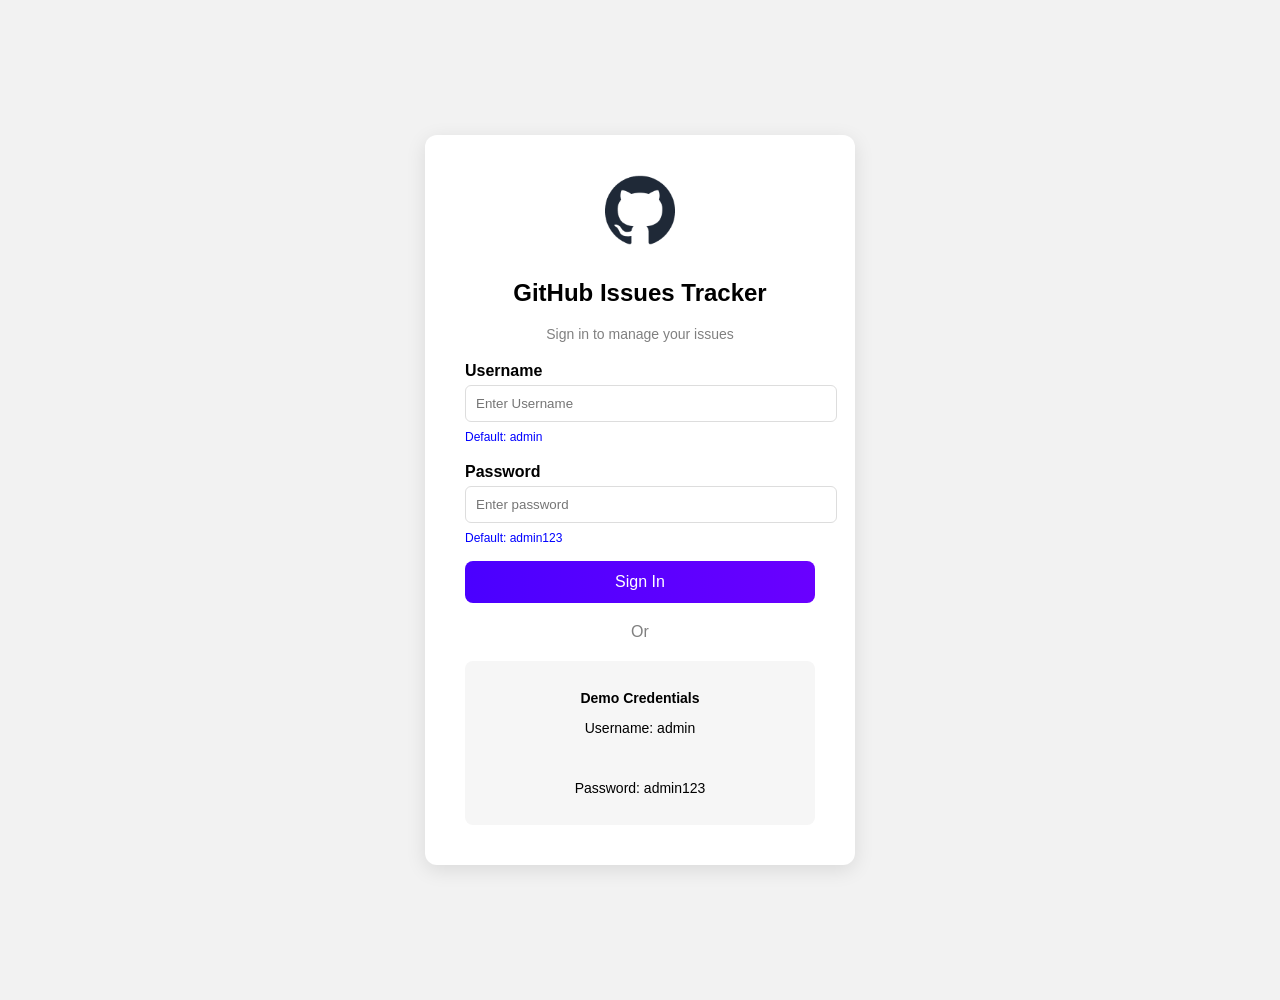
<file: index.html>
<!DOCTYPE html>
<html lang="en">
 <head>
<meta charset="UTF-8">
<title>GitHub Issues Tracker</title>
<link rel="stylesheet" href="css/style.css">
</head>
<body>
<div class="login-container">
    <div class="login-card">

    <img src="assets/github-logo.png" class="logo">
        <h2>GitHub Issues Tracker</h2>
        <p class="subtitle">Sign in to manage your issues</p>
        <form id="loginForm">
            <label>Username</label>
            <input type="text" id="username" placeholder="Enter Username" required>
            <small class="default"> Default: admin</small> <br> <br>
            <label> Password</label>
            <input type="password" id="password" placeholder="Enter password" required>
            <small class="default"> Default: admin123</small>
            <button type="submit">Sign In</button>
           </form>
    
        <div class="divider">Or</div>
        <div class="demo">
           
            <p> <b>Demo Credentials</b></p>
            <p>Username: admin</p>
            <br>
            <p>Password: admin123</p>
    </div>
    </div>
</div>

<script src="js/login.js"></script>
</body>
</html>
</file>
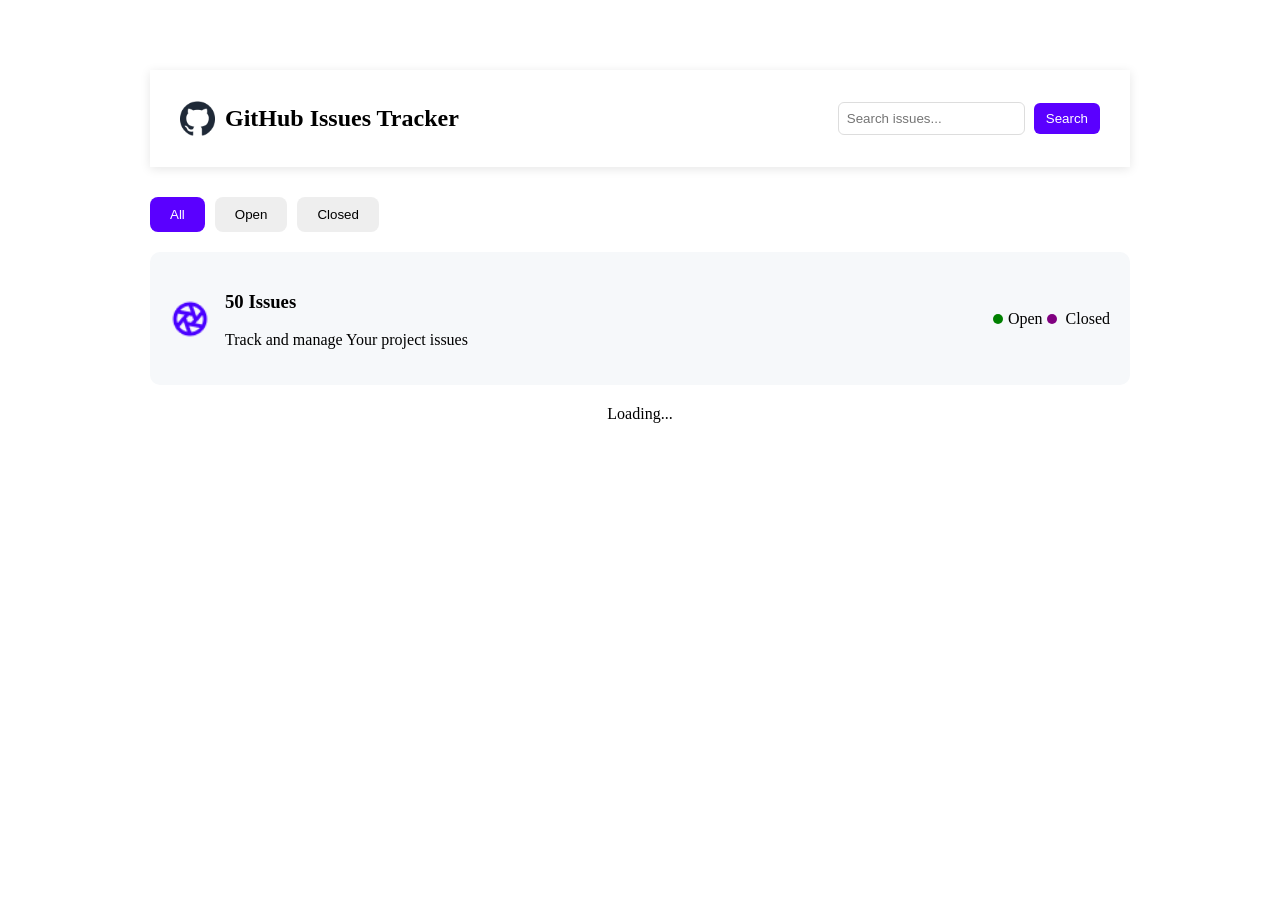
<file: main.html>
<!DOCTYPE html>
<html lang="en">
<head>
<meta charset="UTF-8">
<title>GitHub Issues Tracker </title>
<link rel="stylesheet" href="css/main.css">
</head>

<body>

<!-- Navbar --> 
 <nav class="navbar">
<div class=" logo-area"> 
<img src="assets/github-logo.png" alt="">
<h2>GitHub Issues Tracker</h2>
</div>
<div class="search-area">
<input type="text" id="searchInput" placeholder="Search issues...">
<button onclick="searchIssues()"> Search</button>
</div>
</nav>

  <!-- Tabs -->
<div class="tabs">
<button id="allBtn" class="active" onclick ="setActive('allBtn'); loadIssues()">All</button>
<button id="openBtn" onclick="setActive('openBtn'); filterIssues('open')">Open</button>
<button id="closedBtn" onclick="setActive('closedBtn'); filterIssues('closed')">Closed</button>
</div>
  <!-- Issue Info -->
<div class="issue-info">
<div class="issue-left"> 
<img src="assets/Aperture.png" class="issue-icon">

<div>
    <h3 id="issueCount"> 50 Issues</h3>
    <p>Track and manage Your project issues</p>
</div>
</div>

<div class="issue-right">
<span onclick="filterIssues('open')">
<span class="open-dot"></span>Open </span>
<span onclick="filterIssues('closed')">
<span class="closed-dot"></span> Closed </span>
</div>
</div>

 <!-- Loading -->

<div id="loading">Loading...</div>

 <!-- Cards -->

<div id="issuesContainer"></div>

<!-- Modal -->
<div id="modal" class="modal">
<div class="modal-content">
<span onclick="closeModal()" class="close">&times; </span>
<div id="modalBody"></div>
</div>
</div>
<script src="js/main.js"></script>
</body>
</html>
</file>
<file: css/style.css>
body{
    margin:50px;
      font-family: Arial, sans-serif;
 background-color: #f2f2f2;
 }
/*center container*/
.login-container{
        height: 100vh;
    display: flex;
    justify-content: center;
    align-items: center;
}


/* card */

.login-card{
    background: white;
    padding: 40px;
    width: 350px;
    border-radius: 12px;
    box-shadow:0 5px 20px rgba(0,0,0,0.1);
    text-align: center;
}

.logo{
    width: 70px;
    margin-bottom: 10px;
}

.subtitle{
    color: gray;
    font-size: 14px;
    margin-bottom: 20px;
}

/* input */


form{
    text-align: left;
}

label{
    font-weight: bold;
}


input{
    width: 100%;
    padding: 10px;
    margin-top: 5px;
    margin-bottom: 5px;
    border-radius: 6px ;
    border: 1px solid #ddd;
}

/* default text */

.default{
    color:blue;
    font-size: 12px;
}

/* button */

button{
    width:100%;
    padding:12px;
    margin-top:15px;
    border:none;
    border-radius:8px;
    background:linear-gradient(90deg,#4a00ff,#6a00ff);
    color:white;
    font-size:16px;
    cursor:pointer;
}


/* divider */
.divider{
    margin: 20px 0;
    color:gray;
}

/* demo */

.demo{
    background-color: #f6f6f6;
    padding: 15px;
    border-radius: 8px;
    font-size: 14px;
}
</file>
<file: css/main.css>
body{
    margin: 70px 150px 100px 150px;
}
/* NAVBAR */
    .navbar{
        display:flex;justify-content: space-between;align-items: center;
    background: white; padding: 15px 30px; box-shadow: 0 2px 10px rgba(0,0,0,0.1);
    }
.logo-area{display:flex; align-items:center;gap:10px;}
.logo-area img{width:35px;}
.search-area input{padding:8px; border:1px solid #ddd; border-radius:6px;}

.search-area button{ padding:8px 12px; margin-left:5px; background: #5a00ff; color:white; border:none; border-radius:6px;}
/* TABS */
.tabs{margin-top:30px; display: flex;gap:10px;}
.tabs button{ padding:10px 20px; border:none;border-radius:8px; background:#eee; cursor: pointer;}
.tabs .active{background: #5a00ff; color: white;}

/* ISSUE INFO */
    .issue-info{margin-top:20px; display:flex; justify-content: space-between; align-items: center;background: #f6f8fa; padding:20px; border-radius: 10px; margin-bottom: 20px;}
.issue-left{display:flex; align-items:center; gap:15px;}
.issue-icon{width:40px;}
.open-dot, .closed-dot{width:10px; height:10px; border-radius: 50%; display:inline-block; margin-right: 5px;}
.open-dot{background: green}
.closed-dot{background: purple;}

 /* GRID */
 #issuesContainer{margin-top:30px; display:grid; grid-template-columns:repeat(4,1fr); gap:20px;}
/* CARD */
.card{background: white; padding:20px; border-radius: 10px; cursor: pointer; box-shadow: 0 3px 10px rgba(0,0,0,0.1);}
.card.open{border-top: 5px solid green;}
.card.closed{border-top:5px solid purple;}
.card-header{display:flex; justify-content: space-between; align-items: center; margin-bottom:10px;}
.status-icon{width:18px; height: 18px; border: 3px dashed #00b894; border-radius:50%;}
.priority{padding: 4px 10px; border-radius: 20px; font-size: 12px; font-weight:bold;}
.priority.high{background: #ffe5e5; color: red;}
.priority.medium{background: #fff4d6; color: orange;}
.priority.low{background: #e6f0ff; color:#6b7280;}
.title{font-size:18px; margin:10px 0;}
.desc{ color: #6b7280; font-size: 14px;}
.labels{display:flex; gap:10px; margin-top:10px;}
.bug{background: #ffe5e5; color:#ff3b3b; padding: 5px 12px; border-radius: 20px; font-size: 12px;font-weight: 600;}
.help{background: #fff4d6; color: #f59e0b; padding: 5px 12px; border-radius:20px; font-size:12px; font-weight:600;}
.card-footer{margin-top:15px; padding-top:10px; border-top:1px solid #eee; font-size:13px; color:#777; display:flex; justify-content:space-between;}



/* Modal */
.modal{display:none; position: fixed; top:0; left:0; width: 100%; height: 100%;background: rgba(0,0,0,0.1);}
.modal-content{background: white; width:600px; padding:30px; margin: 120px auto; border-radius:12px;position: relative;}
.modal-title{font-size:24px; font-weight:bold; margin-bottom:10px;}
.modal-meta{display:flex; gap:15px; font-size:14px; color: #6b7280;margin-bottom:10px;}
.status{background:#e6f7ed; color: green; padding: 4px 10px; border-radius: 20px;font-size:12px;}
.modal-labels{display:flex; gap:10px; margin-bottom:15px;}
.modal-desc{color:#6b7280; margin-bottom:20px;}
.modal-bottom{display:flex; justify-content:space-between; background: #f3f4f6;padding:15px; border-radius: 8px; margin-bottom:20px;}
.close-btn{background:#5a00ff; color:white; border: none; padding:10px 20px; border-radius: 8px;cursor: pointer; float:right;}

  /* LOADING */
#loading{text-align:center; margin-top:20px; display:none;}

 /* RESPONSIVE */
@media(max-width:900px){#issuesContainer{grid-template-columns:repeat(2,1fr);}}
@media(max-width:600px){
    #issuesContainer{grid-template-columns:1fr;}
    .navbar{flex-direction: column;gap:10px;}
}
</file>
